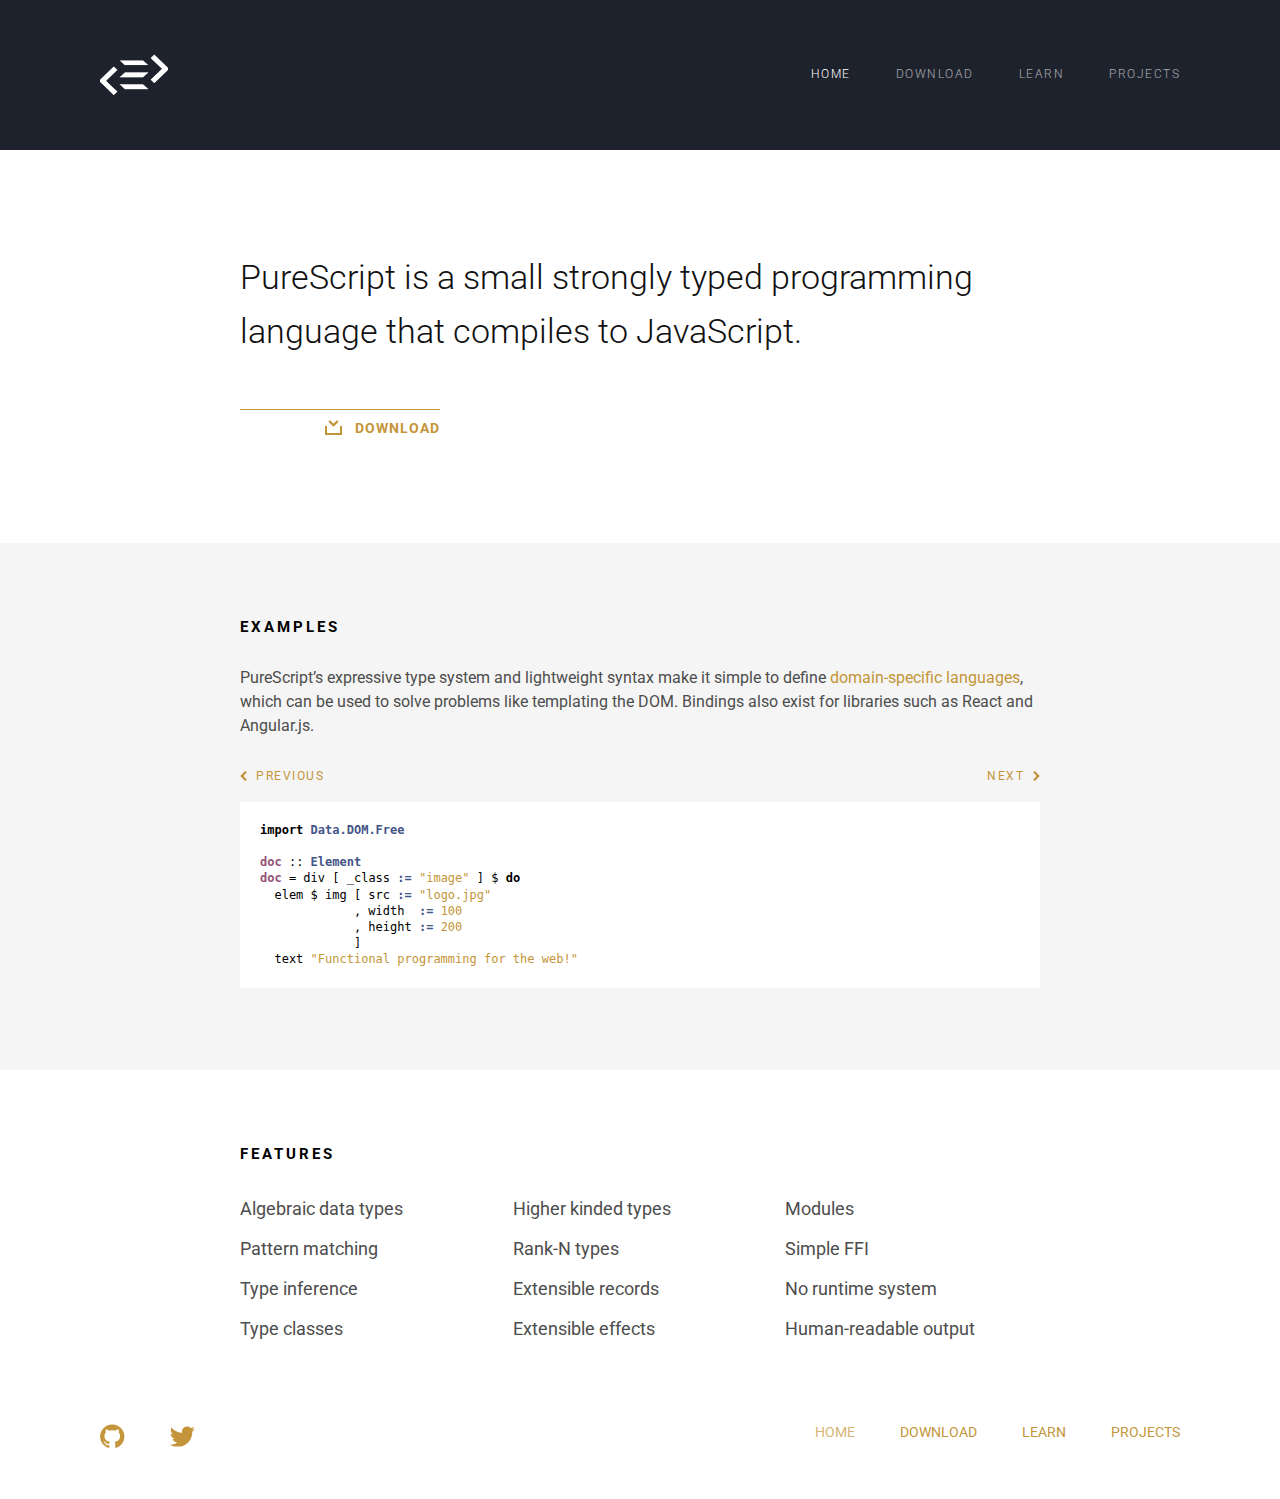
<file: index.html>
<!doctype html>
<html lang="en">
<head>

  <meta charset="utf-8"/>
  <meta name="viewport" content="width=device-width, initial-scale=1"/>

  <title>PureScript</title>

  <link rel="stylesheet" href="css/style.css"/>
  <link rel="stylesheet" href="//fonts.googleapis.com/css?family=Roboto:400,300,700"/>
  <!--[if lt IE 9]><script src="//cdnjs.cloudflare.com/ajax/libs/html5shiv/3.7.2/html5shiv.min.js"></script><![endif]-->

</head>

<body class="home">

  <script>document.body.className = "home hasJS";</script>

  <header>
    <div class="wrap">
      <h1><a href="/">PureScript</a></h1>
      <nav>
        <h2>Menu</h2>
        <ul>
          <li><a href="/" class="active">Home</a></li>
          <li><a href="download/">Download</a></li>
          <li><a href="learn/">Learn</a></li>
          <li><a href="projects/">Projects</a></li>
        </ul>
      </nav>
    </div>
  </header>

  <main>

    <section class="intro">
      <h2>PureScript is a small strongly typed programming language that compiles to JavaScript.</h2>
      <div class="link">
        <a href="download/">Download</a>
      </div>
    </section>

    <section class="example">
      <h3>Examples</h3>
      <div class="current example">
        <h4>Modifying the DOM</h4>
        <p>PureScript’s expressive type system and lightweight syntax make it simple to define <a href="https://leanpub.com/purescript/read#leanpub-auto-domain-specific-languages">domain-specific languages</a>, which can be used to solve problems like templating the DOM. Bindings also exist for libraries such as React and Angular.js.</p>
<pre>
<span class="kr">import</span> <span class="nn">Data.DOM.Free</span>
&nbsp;
<span class="nf">doc</span> :: <span class="kt">Element</span>
<span class="nf">doc</span> = div [ _class <span class="kt">:=</span> <span class="s">"image"</span> ] $ <span class="kr">do</span>
  elem $ img [ src <span class="kt">:=</span> <span class="s">"logo.jpg"</span>
             , width  <span class="kt">:=</span> <span class="mi">100</span>
             , height <span class="kt">:=</span> <span class="mi">200</span>
             ]
  text <span class="s">"Functional programming for the web!"</span></pre>
      </div>
      <div class="example">
	       <h4>HTML5 Canvas</h4>
         <p>Higher-order functions allow the developer to write fluent, expressive code. Here, higher-order functions are being used to capture some common patterns when <a href="https://leanpub.com/purescript/read#leanpub-auto-canvas-graphics">working with HTML5 canvas</a>, such as saving and restoring the context and drawing closed paths.</p>
<pre>
<span class="kr">import</span> <span class="nn">Control.Apply</span>

<span class="kr">import</span> <span class="nn">Graphics.Canvas</span> (<span class="nf">getCanvasElementById</span>, <span class="nf">getContext2D</span>)
<span class="kr">import</span> <span class="nn">Graphics.Canvas.Free</span>

<span class="nf">closed</span> path = beginPath *&gt; path &lt;* closePath

<span class="nf">filled</span> shape = shape &lt;* fill

<span class="nf">withContext</span> shape = save *&gt; shape &lt;* restore

<span class="nf">scene</span> :: <span class="kt">Graphics</span> <span class="kt">Unit</span>
<span class="nf">scene</span> = withContext <span class="kr">do</span>
  setFillStyle <span class="s">&quot;#FF0000&quot;</span>

  filled $ closed <span class="kr">do</span>
    moveTo <span class="mi">0</span> <span class="mi">0</span>
    lineTo <span class="mi">50</span> <span class="mi">0</span>
    lineTo <span class="mi">25</span> <span class="mi">50</span>

<span class="nf">main</span> = <span class="kr">do</span>
  canvas &lt;- getCanvasElementById <span class="s">&quot;canvas&quot;</span>
  context &lt;- getContext2D canvas

  runGraphics context scene</pre>
      </div>
      <div class="example">
        <h4>Callback Hell</h4>
        <p>The problem of <a href="https://leanpub.com/purescript/read#leanpub-auto-callback-hell">callback hell</a> can be solved by using PureScript’s type system to capture complex control flow as functions in a safe way. Here, the continuation monad is used to hide the boilerplate code associated with handling callbacks.</p>
<pre>
<span class="kr">import</span> <span class="nn">DOM</span>
<span class="kr">import</span> <span class="nn">Control.Monad.Eff</span>
<span class="kr">import</span> <span class="nn">Control.Monad.Cont.Trans</span>

<span class="kr">type</span> <span class="kt">App</span> = <span class="kt">Eff</span> (dom :: <span class="kt">DOM</span>, ajax :: <span class="kt">AJAX</span>)

<span class="kr">data</span> <span class="kt">Model</span> = <span class="kt">Model</span> [<span class="kt">Product</span>] [<span class="kt">ProductCategory</span>]

<span class="nf">loadModel</span> :: <span class="kt">ContT</span> <span class="kt">Unit</span> <span class="kt">App</span> <span class="kt">Model</span>
<span class="nf">loadModel</span> = <span class="kr">do</span>
  model &lt;- runParallel $
    <span class="kt">Model</span> &lt;$&gt; <span class="kt">Parallel</span> (get <span class="s">"/products/popular/"</span>)
          &lt;*&gt; <span class="kt">Parallel</span> (get <span class="s">"/categories/all"</span>)

<span class="nf">view</span> :: <span class="kt">Model</span> -&gt; <span class="kt">App</span> <span class="kt">Unit</span>
<span class="nf">view</span> (<span class="kt">Model</span> ps cs) = <span class="kr">do</span>
  renderProducts ps
  renderCategories cs

<span class="nf">main</span> :: <span class="kt">App</span> <span class="kt">Unit</span>
<span class="nf">main</span> = loadModel `runContT` view</pre>
      </div>
      <div class="example">
        <h4>Generative Testing</h4>
        <p>PureScript provides a form of ad-hoc polymorphism in the form of type classes, inspired by Haskell. Type classes are used in the QuickCheck and StrongCheck libraries to support <a href="https://leanpub.com/purescript/read#leanpub-auto-generative-testing">generative testing</a>, which separates test definitions from the generation of test cases.</p>
<pre>
<span class="kr">import</span> <span class="nn">Test.QuickCheck</span>

<span class="nf">main</span> = <span class="kr">do</span>
  quickCheck $ <span class="nf">\</span>xs ys -&gt;
    isSorted $ merge (sort xs) (sort ys)
  quickCheck $ <span class="nf">\</span>xs ys -&gt;
    xs `isSubarrayOf` merge xs ys</pre>
      </div>

    </section>

    <section class="features">
      <h3>Features</h3>
      <ul>
        <li>Algebraic data types</li>
        <li>Pattern matching</li>
        <li>Type inference</li>
        <li>Type classes</li>
        <li>Higher kinded types</li>
        <li>Rank-N types</li>
        <li>Extensible records</li>
        <li>Extensible effects</li>
        <li>Modules</li>
        <li>Simple FFI</li>
        <li>No runtime system</li>
        <li>Human-readable output</li>
      </ul>
    </section>

  </main>

  <footer>
    <nav>
      <ul>
        <li><a href="/" class="active">Home</a></li>
        <li><a href="download/">Download</a></li>
        <li><a href="learn/">Learn</a></li>
        <li><a href="projects/">Projects</a></li>
      </ul>
      <ul class="external">
        <li class="github"><a href="https://github.com/purescript/purescript" title="GitHub">GitHub</a></li>
        <li class="twitter"><a href="https://twitter.com/purescript" title="Twitter">Twitter</a></li>
      </ul>
    </nav>
  </footer>

  <script src="js/lib/zepto-1.1.4.min.js"></script>
  <script src="js/home.js"></script>
  <script>
    (function(i,s,o,g,r,a,m){i['GoogleAnalyticsObject']=r;i[r]=i[r]||function(){
    (i[r].q=i[r].q||[]).push(arguments)},i[r].l=1*new Date();a=s.createElement(o),
    m=s.getElementsByTagName(o)[0];a.async=1;a.src=g;m.parentNode.insertBefore(a,m)
    })(window,document,'script','//www.google-analytics.com/analytics.js','ga');

    ga('create', 'UA-56579671-1', 'auto');
    ga('send', 'pageview');

  </script>

</body>
</html>
</file>
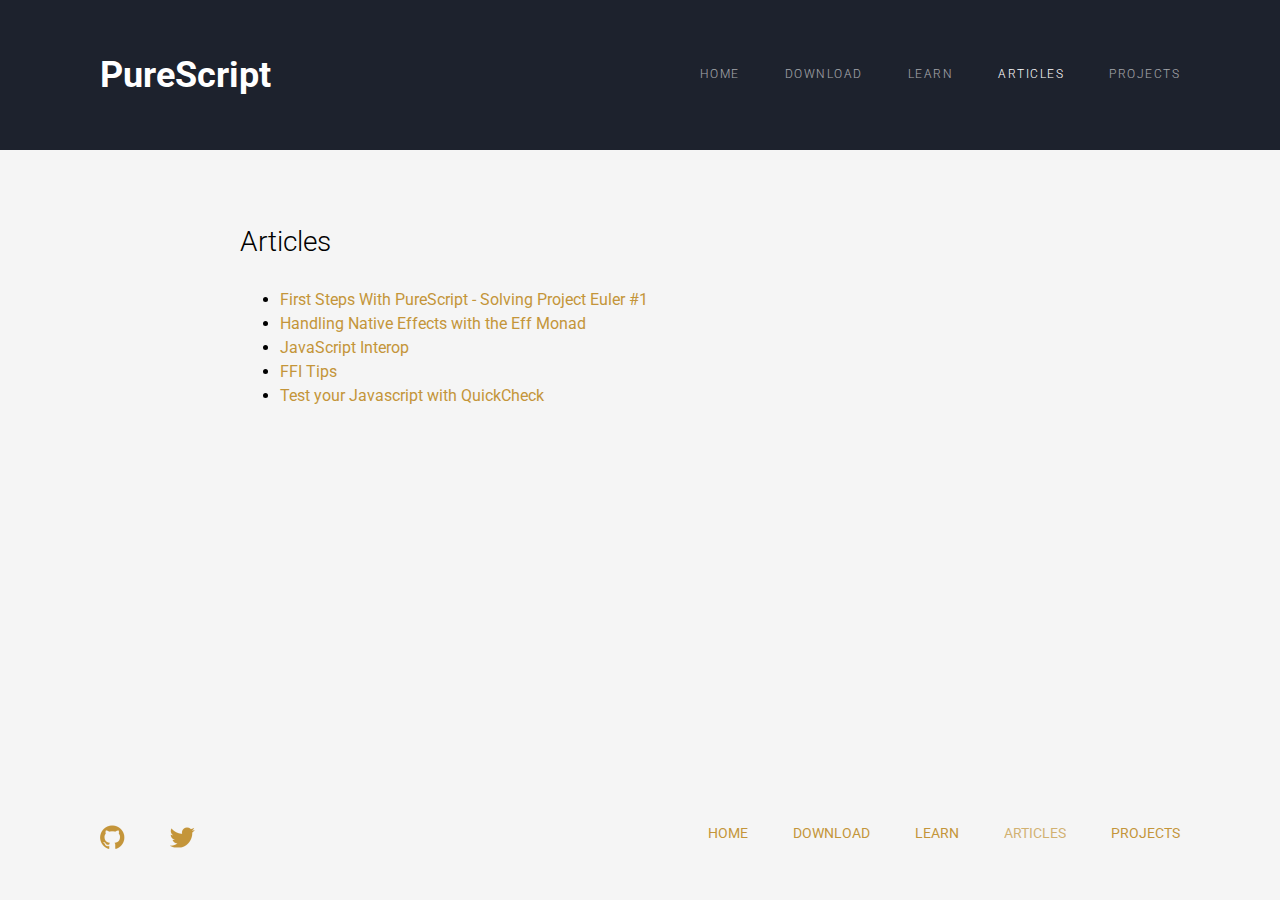
<file: articles/index.html>
<!doctype html>
<html lang="en">
<head>

  <meta charset="utf-8"/>
  <meta name="viewport" content="width=device-width, initial-scale=1"/>

  <title>PureScript – Articles</title>

  <link rel="stylesheet" href="../css/style.css"/>
  <link rel="stylesheet" href="//fonts.googleapis.com/css?family=Roboto:400,300,700"/>

</head>

<body>

  <header>
    <div class="wrap">
      <h1>PureScript</h1>
      <nav>
        <h2>Menu</h2>
        <ul>
          <li><a href="../">Home</a></li>
          <li><a href="../download/">Download</a></li>
          <li><a href="../learn/">Learn</a></li>
          <li><a href="../articles/" class="active">Articles</a></li>
          <li><a href="../projects/">Projects</a></li>
        </ul>
      </nav>
    </div>
  </header>

  <main>

    <section>

      <h2>Articles</h2>

      <ul>
        <li>
	  <a href="https://github.com/purescript/purescript/wiki/First-Steps-With-PureScript---Solving-Project-Euler-%231">First Steps With PureScript - Solving Project Euler #1</a>
        </li>
        <li>
	  <a href="https://github.com/purescript/purescript/wiki/Handling-Native-Effects-with-the-Eff-Monad">Handling Native Effects with the Eff Monad</a>
        </li>
        <li>
	  <a href="https://github.com/purescript/purescript/wiki/JavaScript-Interop">JavaScript Interop</a>
        </li>
        <li>
	  <a href="https://github.com/purescript/purescript/wiki/FFI-tips">FFI Tips</a>
        </li>
        <li>
	  <a href="https://github.com/purescript/purescript/wiki/Test-your-Javascript-with-QuickCheck">Test your Javascript with QuickCheck</a>
        </li>
      <ul>

    </section>

  </main>

  <footer>
    <nav>
      <ul>
        <li><a href="../">Home</a></li>
        <li><a href="../download/">Download</a></li>
        <li><a href="../learn/">Learn</a></li>
        <li><a href="../articles/" class="active">Articles</a></li>
        <li><a href="../projects/">Projects</a></li>
      </ul>
      <ul class="external">
        <li class="github"><a href="https://github.com/purescript/purescript" title="GitHub">GitHub</a></li>
        <li class="twitter"><a href="https://twitter.com/purescript" title="Twitter">Twitter</a></li>
      </ul>
    </nav>
  </footer>

  <script src="../js/lib/zepto-1.1.4.min.js"></script>
  <script src="../js/home.js"></script>
  <script>
    (function(i,s,o,g,r,a,m){i['GoogleAnalyticsObject']=r;i[r]=i[r]||function(){
    (i[r].q=i[r].q||[]).push(arguments)},i[r].l=1*new Date();a=s.createElement(o),
    m=s.getElementsByTagName(o)[0];a.async=1;a.src=g;m.parentNode.insertBefore(a,m)
    })(window,document,'script','//www.google-analytics.com/analytics.js','ga');

    ga('create', 'UA-56579671-1', 'auto');
    ga('send', 'pageview');

  </script>

</body>
</html>
</file>
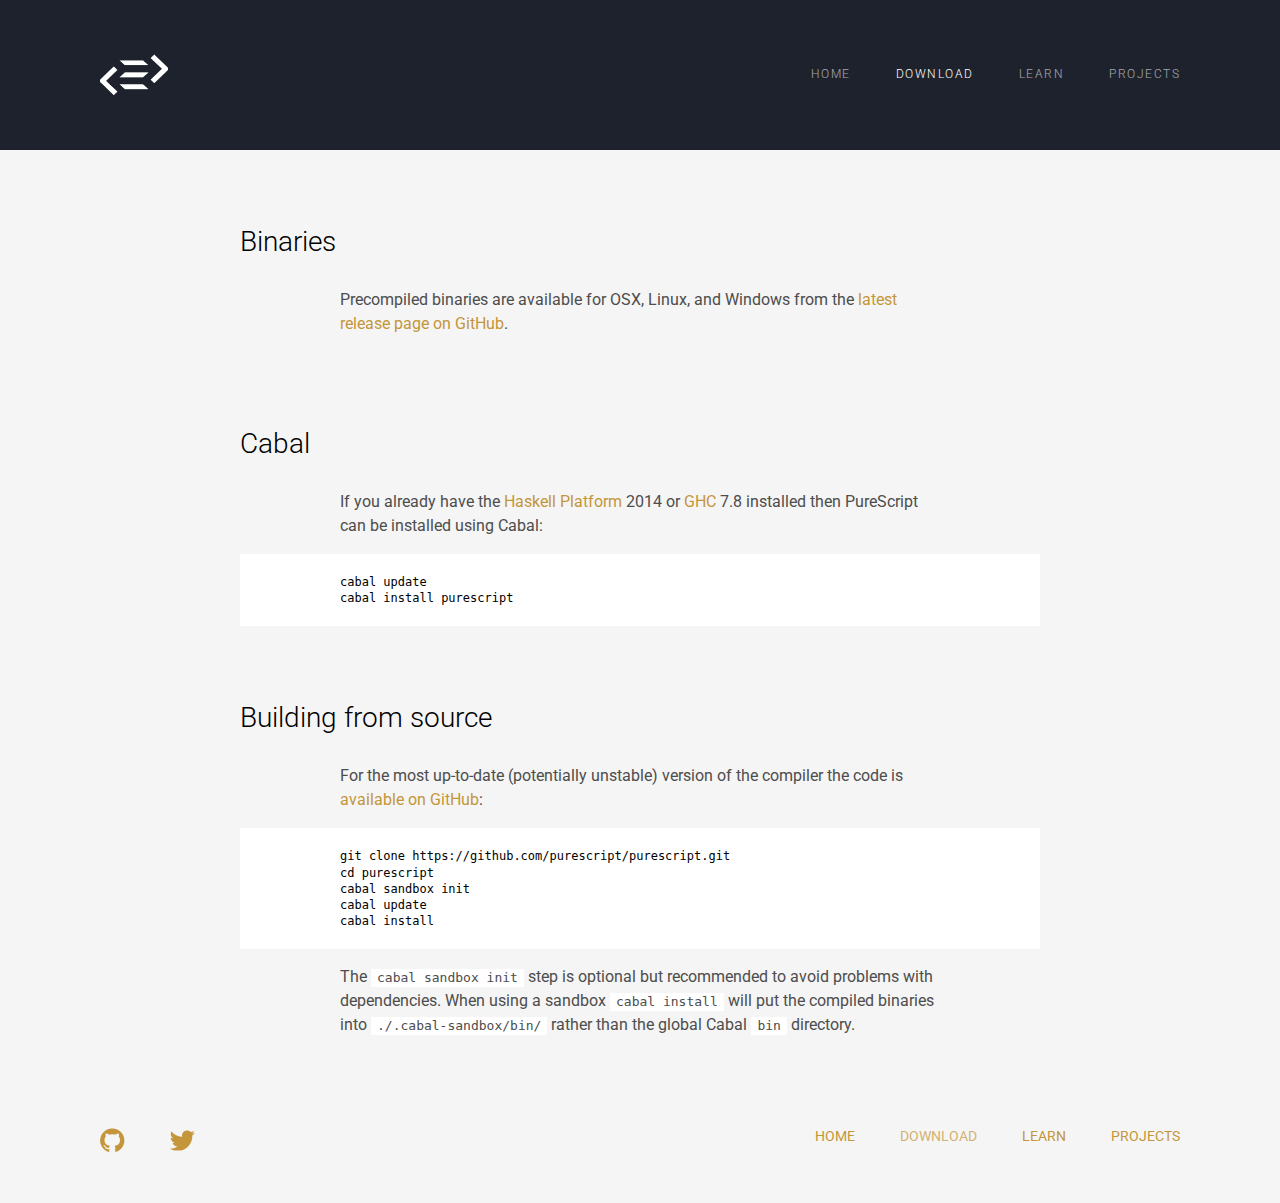
<file: download/index.html>
<!doctype html>
<html lang="en">
<head>

  <meta charset="utf-8"/>
  <meta name="viewport" content="width=device-width, initial-scale=1"/>

  <title>PureScript – Download</title>

  <link rel="stylesheet" href="../css/style.css"/>
  <link rel="stylesheet" href="//fonts.googleapis.com/css?family=Roboto:400,300,700"/>
  <!--[if lt IE 9]><script src="//cdnjs.cloudflare.com/ajax/libs/html5shiv/3.7.2/html5shiv.min.js"></script><![endif]-->

</head>

<body class="download">

  <header>
    <div class="wrap">
      <h1><a href="../">PureScript</a></h1>
      <nav>
        <h2>Menu</h2>
        <ul>
          <li><a href="../">Home</a></li>
          <li><a href="../download/" class="active">Download</a></li>
          <li><a href="../learn/">Learn</a></li>
          <li><a href="../projects/">Projects</a></li>
        </ul>
      </nav>
    </div>
  </header>

  <main>

    <section>

      <h2>Binaries</h2>

      <p>Precompiled binaries are available for OSX, Linux, and Windows from the <a href="https://github.com/purescript/purescript/releases/latest">latest release page on GitHub</a>.</p>

    </section>

    <section>

      <h2>Cabal</h2>

      <p>If you already have the <a href="https://www.haskell.org/platform">Haskell Platform</a> 2014 or <a href="https://www.haskell.org/ghc/">GHC</a> 7.8 installed then PureScript can be installed using Cabal:</p>

      <div class="codeblock">
<pre>
cabal update
cabal install purescript
</pre>
      </div>

    </section>

    <section>

      <h2>Building from source</h2>

      <p>For the most up-to-date (potentially unstable) version of the compiler the code is <a href="https://github.com/purescript/purescript">available on GitHub</a>:</p>

      <div class="codeblock">
<pre>
git clone https://github.com/purescript/purescript.git
cd purescript
cabal sandbox init
cabal update
cabal install
</pre>
      </div>

      <p>The <code>cabal sandbox init</code> step is optional but recommended to avoid problems with dependencies. When using a sandbox <code>cabal install</code> will put the compiled binaries into <code>./.cabal-sandbox/bin/</code> rather than the global Cabal <code>bin</code> directory.</p>

    </section>

  </main>

  <footer>
    <nav>
      <ul>
        <li><a href="../">Home</a></li>
        <li><a href="../download/" class="active">Download</a></li>
        <li><a href="../learn/">Learn</a></li>
        <li><a href="../projects/">Projects</a></li>
      </ul>
      <ul class="external">
        <li class="github"><a href="https://github.com/purescript/purescript" title="GitHub">GitHub</a></li>
        <li class="twitter"><a href="https://twitter.com/purescript" title="Twitter">Twitter</a></li>
      </ul>
    </nav>
  </footer>

  <script>
    (function(i,s,o,g,r,a,m){i['GoogleAnalyticsObject']=r;i[r]=i[r]||function(){
    (i[r].q=i[r].q||[]).push(arguments)},i[r].l=1*new Date();a=s.createElement(o),
    m=s.getElementsByTagName(o)[0];a.async=1;a.src=g;m.parentNode.insertBefore(a,m)
    })(window,document,'script','//www.google-analytics.com/analytics.js','ga');

    ga('create', 'UA-56579671-1', 'auto');
    ga('send', 'pageview');

  </script>

</body>
</html>
</file>
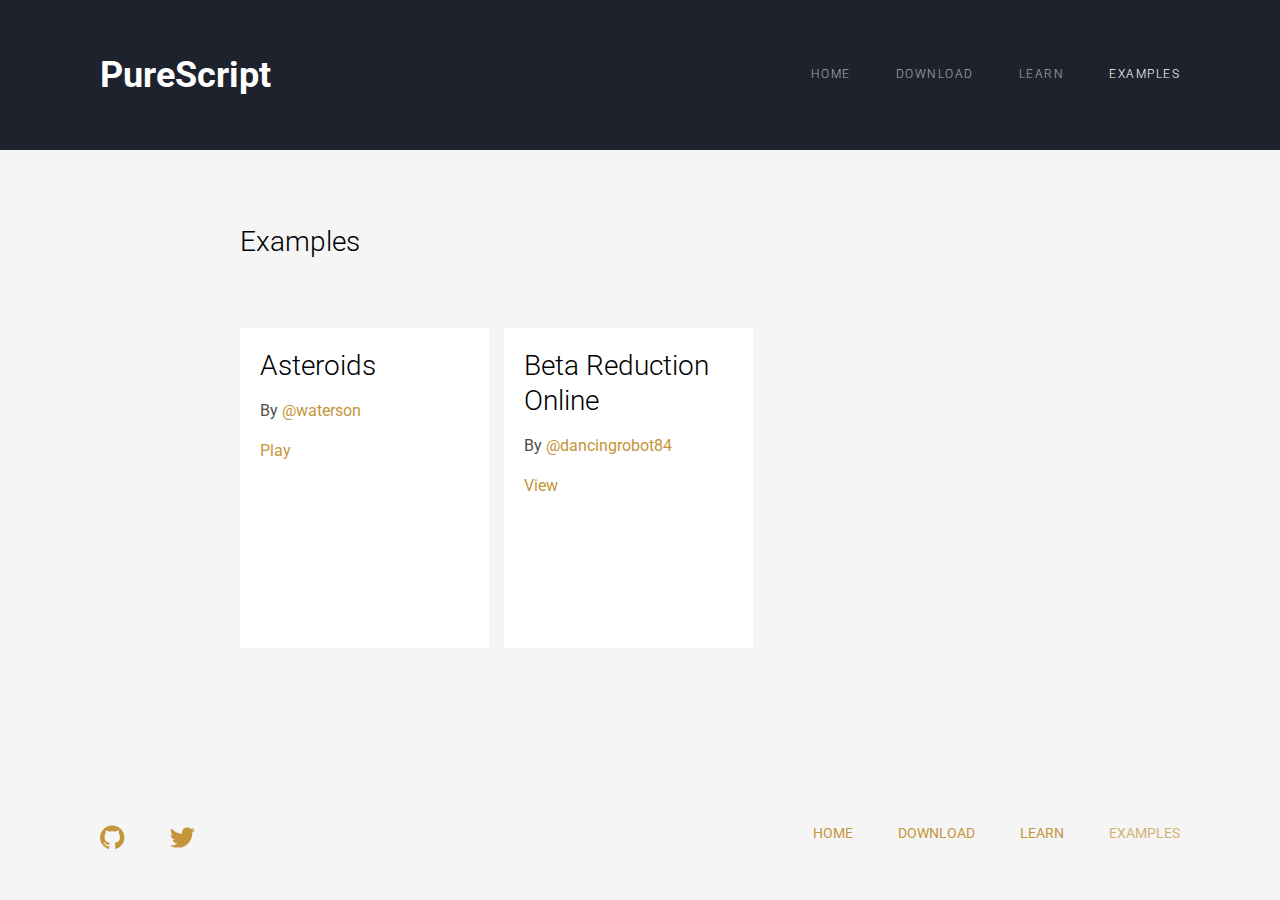
<file: examples/index.html>
<!doctype html>
<html lang="en">
<head>

  <meta charset="utf-8"/>
  <meta name="viewport" content="width=device-width, initial-scale=1"/>

  <title>PureScript – Examples</title>

  <link rel="stylesheet" href="../css/style.css"/>
  <link rel="stylesheet" href="//fonts.googleapis.com/css?family=Roboto:400,300,700"/>

</head>

<body>

  <header>
    <div class="wrap">
      <h1>PureScript</h1>
      <nav>
        <h2>Menu</h2>
        <ul>
          <li><a href="../">Home</a></li>
          <li><a href="../download/">Download</a></li>
          <li><a href="../learn/">Learn</a></li>
          <li><a href="../examples/" class="active">Examples</a></li>
        </ul>
      </nav>
    </div>
  </header>

  <main>

    <section>

      <h2>Examples</h2>

      <ul class="cards">
        <li>
          <h3>Asteroids</h3>
	  <p>By <a href="https://github.com/waterson">@waterson</a></p>
	  <a href="http://maubi.net/asteroids/">Play</a>
        </li>
        <li>
          <h3>Beta Reduction Online</h3>
	  <p>By <a href="https://github.com/dancingrobot84">@dancingrobot84</a></p>
	  <a href="http://bro-app.herokuapp.com/">View</a>
        </li>
      </ul>

    </section>

  </main>

  <footer>
    <nav>
      <ul>
        <li><a href="../">Home</a></li>
        <li><a href="../download/">Download</a></li>
        <li><a href="../learn/">Learn</a></li>
        <li><a href="../examples/" class="active">Examples</a></li>
      </ul>
      <ul class="external">
        <li class="github"><a href="https://github.com/purescript/purescript" title="GitHub">GitHub</a></li>
        <li class="twitter"><a href="https://twitter.com/purescript" title="Twitter">Twitter</a></li>
      </ul>
    </nav>
  </footer>

  <script src="../js/lib/zepto-1.1.4.min.js"></script>
  <script src="../js/home.js"></script>
  <script>
    (function(i,s,o,g,r,a,m){i['GoogleAnalyticsObject']=r;i[r]=i[r]||function(){
    (i[r].q=i[r].q||[]).push(arguments)},i[r].l=1*new Date();a=s.createElement(o),
    m=s.getElementsByTagName(o)[0];a.async=1;a.src=g;m.parentNode.insertBefore(a,m)
    })(window,document,'script','//www.google-analytics.com/analytics.js','ga');

    ga('create', 'UA-56579671-1', 'auto');
    ga('send', 'pageview');

  </script>

</body>
</html>
</file>
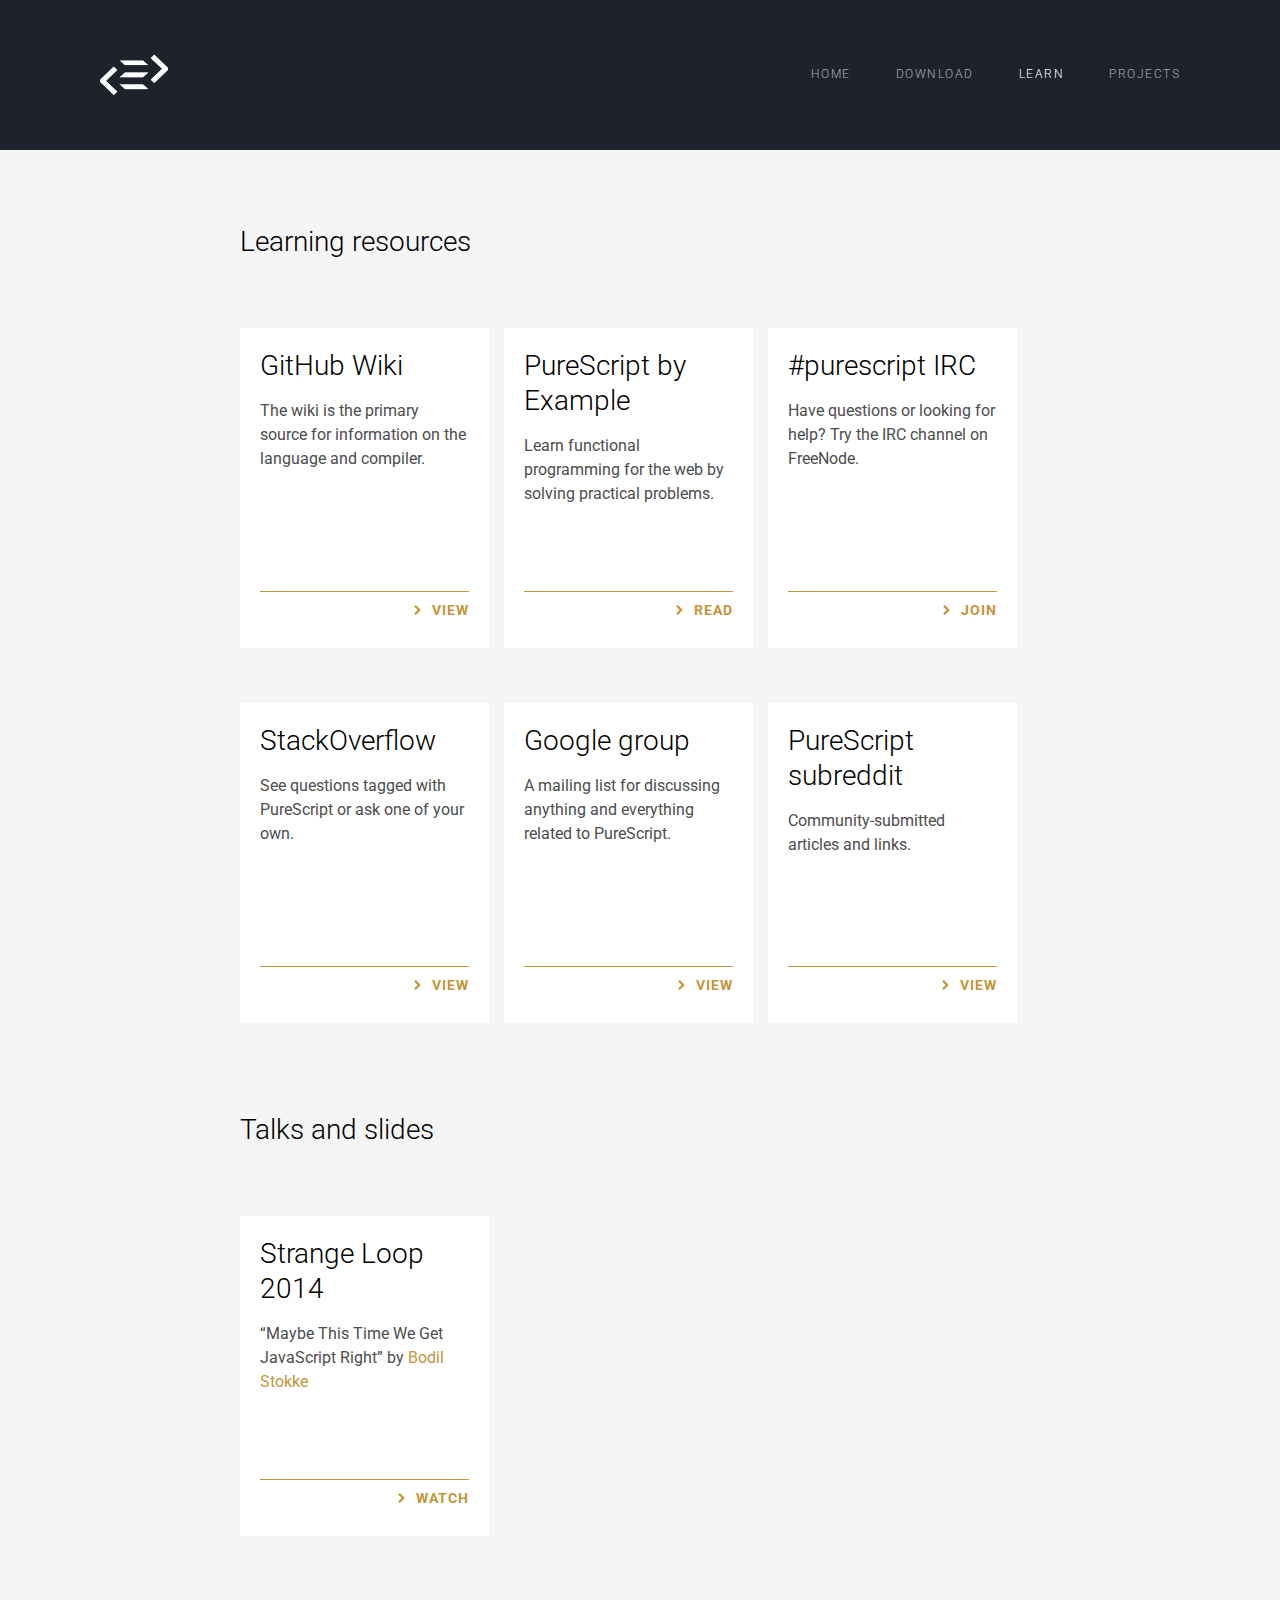
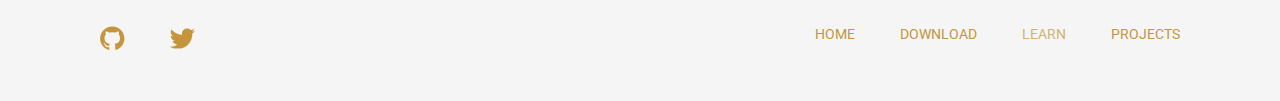
<file: learn/index.html>
<!doctype html>
<html lang="en">
<head>

  <meta charset="utf-8"/>
  <meta name="viewport" content="width=device-width, initial-scale=1"/>

  <title>PureScript – Learn</title>

  <link rel="stylesheet" href="../css/style.css"/>
  <link rel="stylesheet" href="//fonts.googleapis.com/css?family=Roboto:400,300,700"/>
  <!--[if lt IE 9]><script src="//cdnjs.cloudflare.com/ajax/libs/html5shiv/3.7.2/html5shiv.min.js"></script><![endif]-->

</head>

<body>

  <header>
    <div class="wrap">
      <h1><a href="../">PureScript</a></h1>
      <nav>
        <h2>Menu</h2>
        <ul>
          <li><a href="../">Home</a></li>
          <li><a href="../download/">Download</a></li>
          <li><a href="../learn/" class="active">Learn</a></li>
          <li><a href="../projects/">Projects</a></li>
        </ul>
      </nav>
    </div>
  </header>

  <main>

    <section>

      <h2>Learning resources</h2>

      <ul class="cards">
        <li>
          <h3>GitHub Wiki</h3>
          <p>The wiki is the primary source for information on the language and compiler.</p>
          <div class="link">
            <a href="https://github.com/purescript/purescript/wiki">View</a>
          </div>
        </li>
        <li>
          <h3>PureScript by Example</h3>
          <p>Learn functional programming for the web by solving practical problems.</p>
          <div class="link">
            <a href="https://leanpub.com/purescript/read">Read</a>
          </div>
        </li>
        <li>
          <h3>#purescript IRC</h3>
          <p>Have questions or looking for help? Try the IRC channel on FreeNode.</p>
          <div class="link">
            <a href="http://webchat.freenode.net/?channels=purescript">Join</a>
          </div>
        </li>
        <li>
          <h3>StackOverflow</h3>
          <p>See questions tagged with PureScript or ask one of your own.</p>
          <div class="link">
            <a href="http://stackoverflow.com/questions/tagged/purescript">View</a>
          </div>
        </li>
        <li>
          <h3>Google group</h3>
          <p>A mailing list for discussing anything and everything related to PureScript.</p>
          <div class="link">
            <a href="https://groups.google.com/group/purescript">View</a>
          </div>
        </li>
        <li>
          <h3>PureScript subreddit</h3>
          <p>Community-submitted articles and links.</p>
          <div class="link">
            <a href="http://www.reddit.com/r/purescript">View</a>
          </div>
        </li>
      </ul>

    </section>

    <section>

      <h2>Talks and slides</h2>

      <ul class="cards">
        <li>
          <h3>Strange Loop 2014</h3>
          <p>“Maybe This Time We Get JavaScript Right” by <a href="http://bodil.org">Bodil Stokke</a></p>
          <div class="link">
            <a href="http://www.youtube.com/watch?v=yIlDBPiMb0o">Watch</a>
          </div>
        </li>
      </ul>

    </section>

  </main>

  <footer>
    <nav>
      <ul>
        <li><a href="../">Home</a></li>
        <li><a href="../download/">Download</a></li>
        <li><a href="../learn/" class="active">Learn</a></li>
        <li><a href="../projects/">Projects</a></li>
      </ul>
      <ul class="external">
        <li class="github"><a href="https://github.com/purescript/purescript" title="GitHub">GitHub</a></li>
        <li class="twitter"><a href="https://twitter.com/purescript" title="Twitter">Twitter</a></li>
      </ul>
    </nav>
  </footer>

  <script>
    (function(i,s,o,g,r,a,m){i['GoogleAnalyticsObject']=r;i[r]=i[r]||function(){
    (i[r].q=i[r].q||[]).push(arguments)},i[r].l=1*new Date();a=s.createElement(o),
    m=s.getElementsByTagName(o)[0];a.async=1;a.src=g;m.parentNode.insertBefore(a,m)
    })(window,document,'script','//www.google-analytics.com/analytics.js','ga');

    ga('create', 'UA-56579671-1', 'auto');
    ga('send', 'pageview');

  </script>

</body>
</html>
</file>
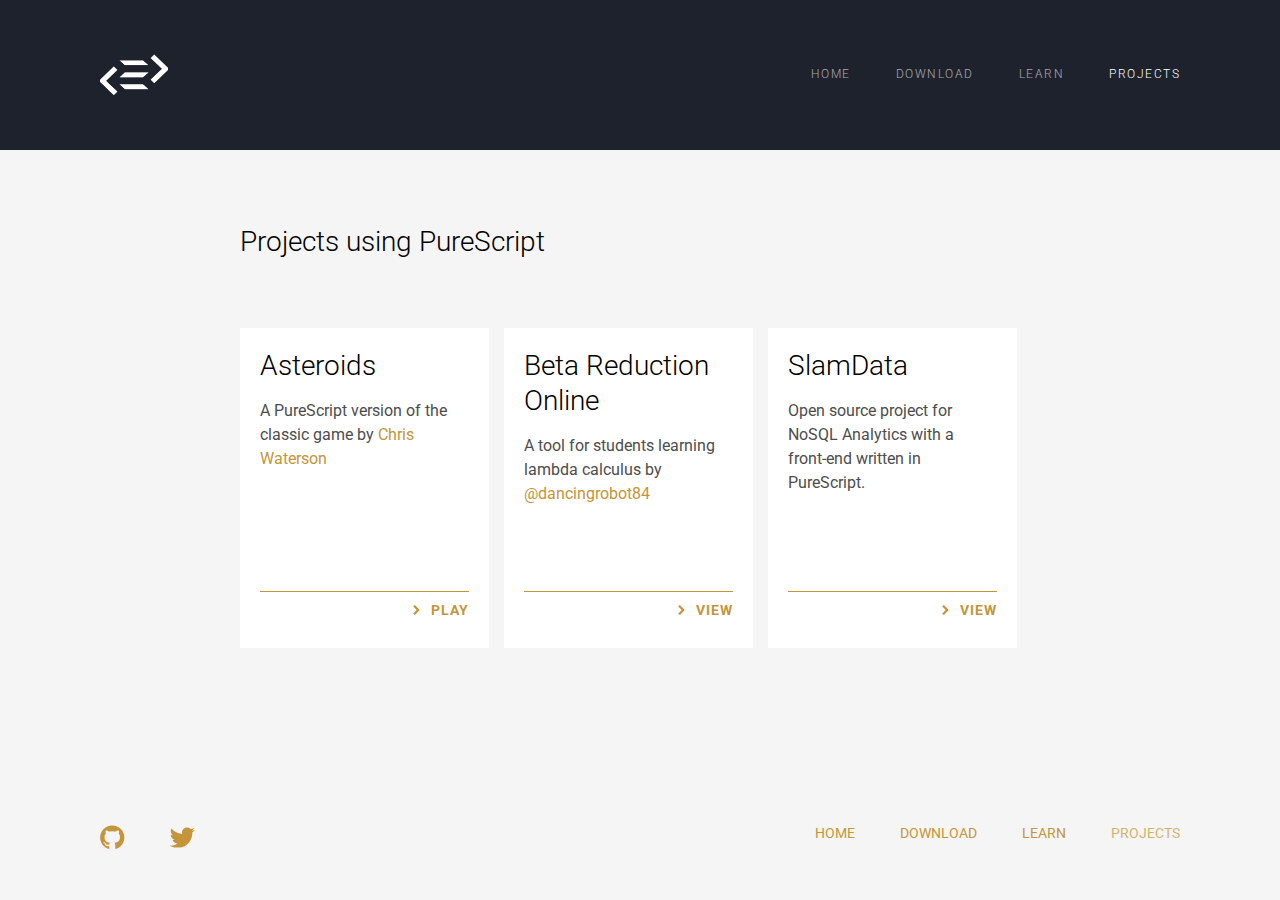
<file: projects/index.html>
<!doctype html>
<html lang="en">
<head>

  <meta charset="utf-8"/>
  <meta name="viewport" content="width=device-width, initial-scale=1"/>

  <title>PureScript – Examples</title>

  <link rel="stylesheet" href="../css/style.css"/>
  <link rel="stylesheet" href="//fonts.googleapis.com/css?family=Roboto:400,300,700"/>
  <!--[if lt IE 9]><script src="//cdnjs.cloudflare.com/ajax/libs/html5shiv/3.7.2/html5shiv.min.js"></script><![endif]-->

</head>

<body>

  <header>
    <div class="wrap">
      <h1><a href="../">PureScript</a></h1>
      <nav>
        <h2>Menu</h2>
        <ul>
          <li><a href="../">Home</a></li>
          <li><a href="../download/">Download</a></li>
          <li><a href="../learn/">Learn</a></li>
          <li><a href="../projects/" class="active">Projects</a></li>
        </ul>
      </nav>
    </div>
  </header>

  <main>

    <section>

      <h2>Projects using PureScript</h2>

      <ul class="cards">
        <li>
          <h3>Asteroids</h3>
          <p>A PureScript version of the classic game by <a href="https://github.com/waterson">Chris Waterson</a></p>
          <div class="link">
            <a href="http://maubi.net/asteroids/">Play</a>
          </div>
        </li>
        <li>
          <h3>Beta Reduction Online</h3>
          <p>A tool for students learning lambda calculus by <a href="https://github.com/dancingrobot84">@dancingrobot84</a></p>
          <div class="link">
            <a href="http://bro-app.herokuapp.com/">View</a>
          </div>
        </li>
        <li>
          <h3>SlamData</h3>
          <p>Open source project for NoSQL Analytics with a front&#8209;end written in PureScript.</p>
          <div class="link">
            <a href="http://slamdata.com">View</a>
          </div>
        </li>
      </ul>

    </section>

  </main>

  <footer>
    <nav>
      <ul>
        <li><a href="../">Home</a></li>
        <li><a href="../download/">Download</a></li>
        <li><a href="../learn/">Learn</a></li>
        <li><a href="../projects/" class="active">Projects</a></li>
      </ul>
      <ul class="external">
        <li class="github"><a href="https://github.com/purescript/purescript" title="GitHub">GitHub</a></li>
        <li class="twitter"><a href="https://twitter.com/purescript" title="Twitter">Twitter</a></li>
      </ul>
    </nav>
  </footer>

  <script>
    (function(i,s,o,g,r,a,m){i['GoogleAnalyticsObject']=r;i[r]=i[r]||function(){
    (i[r].q=i[r].q||[]).push(arguments)},i[r].l=1*new Date();a=s.createElement(o),
    m=s.getElementsByTagName(o)[0];a.async=1;a.src=g;m.parentNode.insertBefore(a,m)
    })(window,document,'script','//www.google-analytics.com/analytics.js','ga');

    ga('create', 'UA-56579671-1', 'auto');
    ga('send', 'pageview');

  </script>

</body>
</html>
</file>
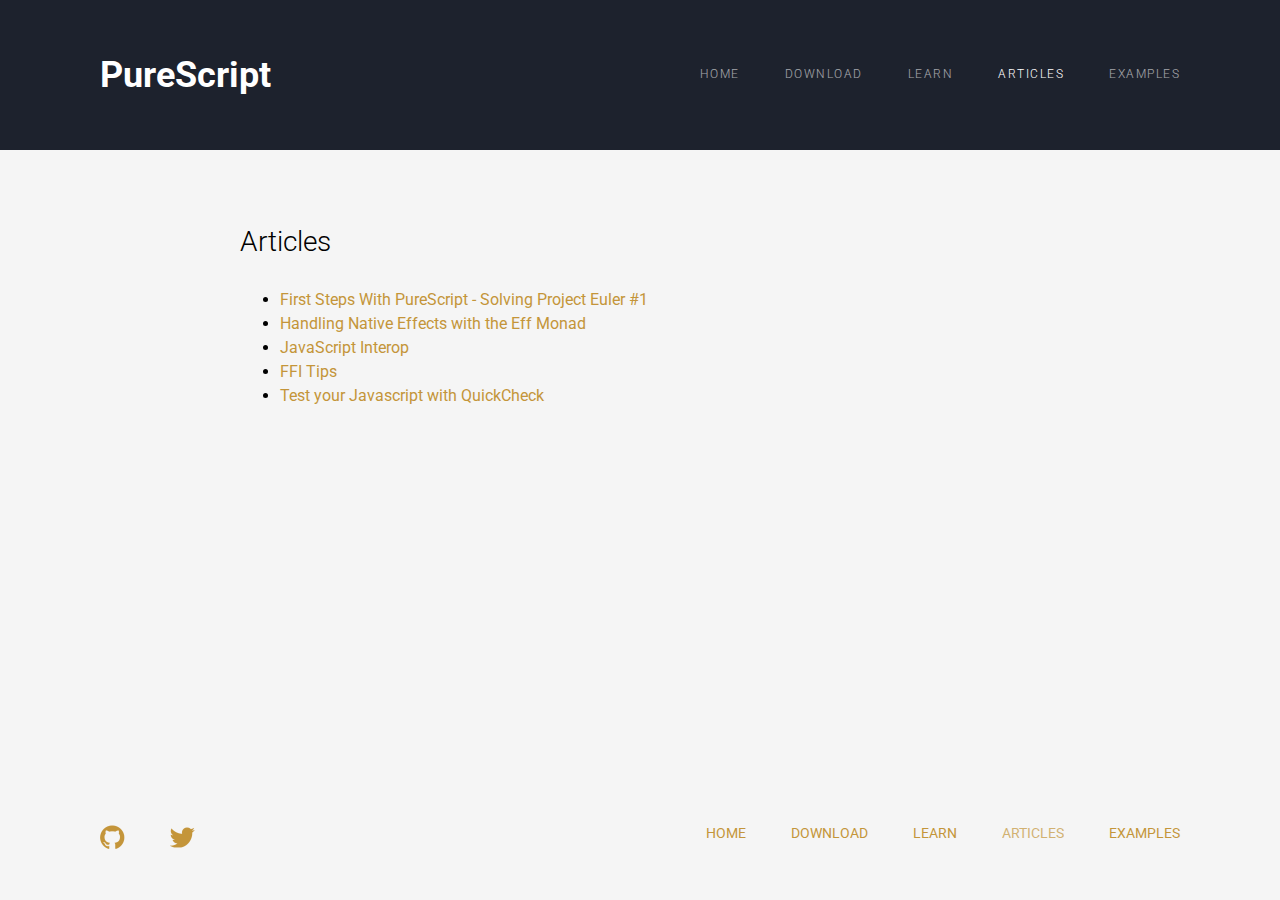
<file: articles.html>
<!doctype html>
<html lang="en">
<head>

  <meta charset="utf-8"/>
  <meta name="viewport" content="width=device-width, initial-scale=1"/>

  <title>PureScript – Articles</title>

  <link rel="stylesheet" href="css/style.css"/>
  <link rel="stylesheet" href="http://fonts.googleapis.com/css?family=Roboto:400,300,700"/>

</head>

<body>

  <header>
    <div class="wrap">
      <h1>PureScript</h1>
      <nav>
        <h2>Menu</h2>
        <ul>
          <li><a href="index.html">Home</a></li>
          <li><a href="download.html">Download</a></li>
          <li><a href="learn.html">Learn</a></li>
          <li><a href="articles.html" class="active">Articles</a></li>
          <li><a href="examples.html">Examples</a></li>
        </ul>
      </nav>
    </div>
  </header>

  <main>

    <section>

      <h2>Articles</h2>

      <ul>
        <li>
	  <a href="https://github.com/purescript/purescript/wiki/First-Steps-With-PureScript---Solving-Project-Euler-%231">First Steps With PureScript - Solving Project Euler #1</a>
        </li>
        <li>
	  <a href="https://github.com/purescript/purescript/wiki/Handling-Native-Effects-with-the-Eff-Monad">Handling Native Effects with the Eff Monad</a>
        </li>
        <li>
	  <a href="https://github.com/purescript/purescript/wiki/JavaScript-Interop">JavaScript Interop</a>
        </li>
        <li>
	  <a href="https://github.com/purescript/purescript/wiki/FFI-tips">FFI Tips</a>
        </li>
        <li>
	  <a href="https://github.com/purescript/purescript/wiki/Test-your-Javascript-with-QuickCheck">Test your Javascript with QuickCheck</a>
        </li>
      <ul>

    </section>

  </main>

  <footer>
    <nav>
      <ul>
        <li><a href="index.html">Home</a></li>
        <li><a href="download.html">Download</a></li>
        <li><a href="learn.html">Learn</a></li>
        <li><a href="articles.html" class="active">Articles</a></li>
        <li><a href="examples.html">Examples</a></li>
      </ul>
      <ul class="external">
        <li class="github"><a href="https://github.com/purescript/purescript" title="GitHub">GitHub</a></li>
        <li class="twitter"><a href="https://twitter.com/purescript" title="Twitter">Twitter</a></li>
      </ul>
    </nav>
  </footer>

  <script src="js/lib/zepto-1.1.4.min.js"></script>
  <script src="js/home.js"></script>

</body>
</html>
</file>
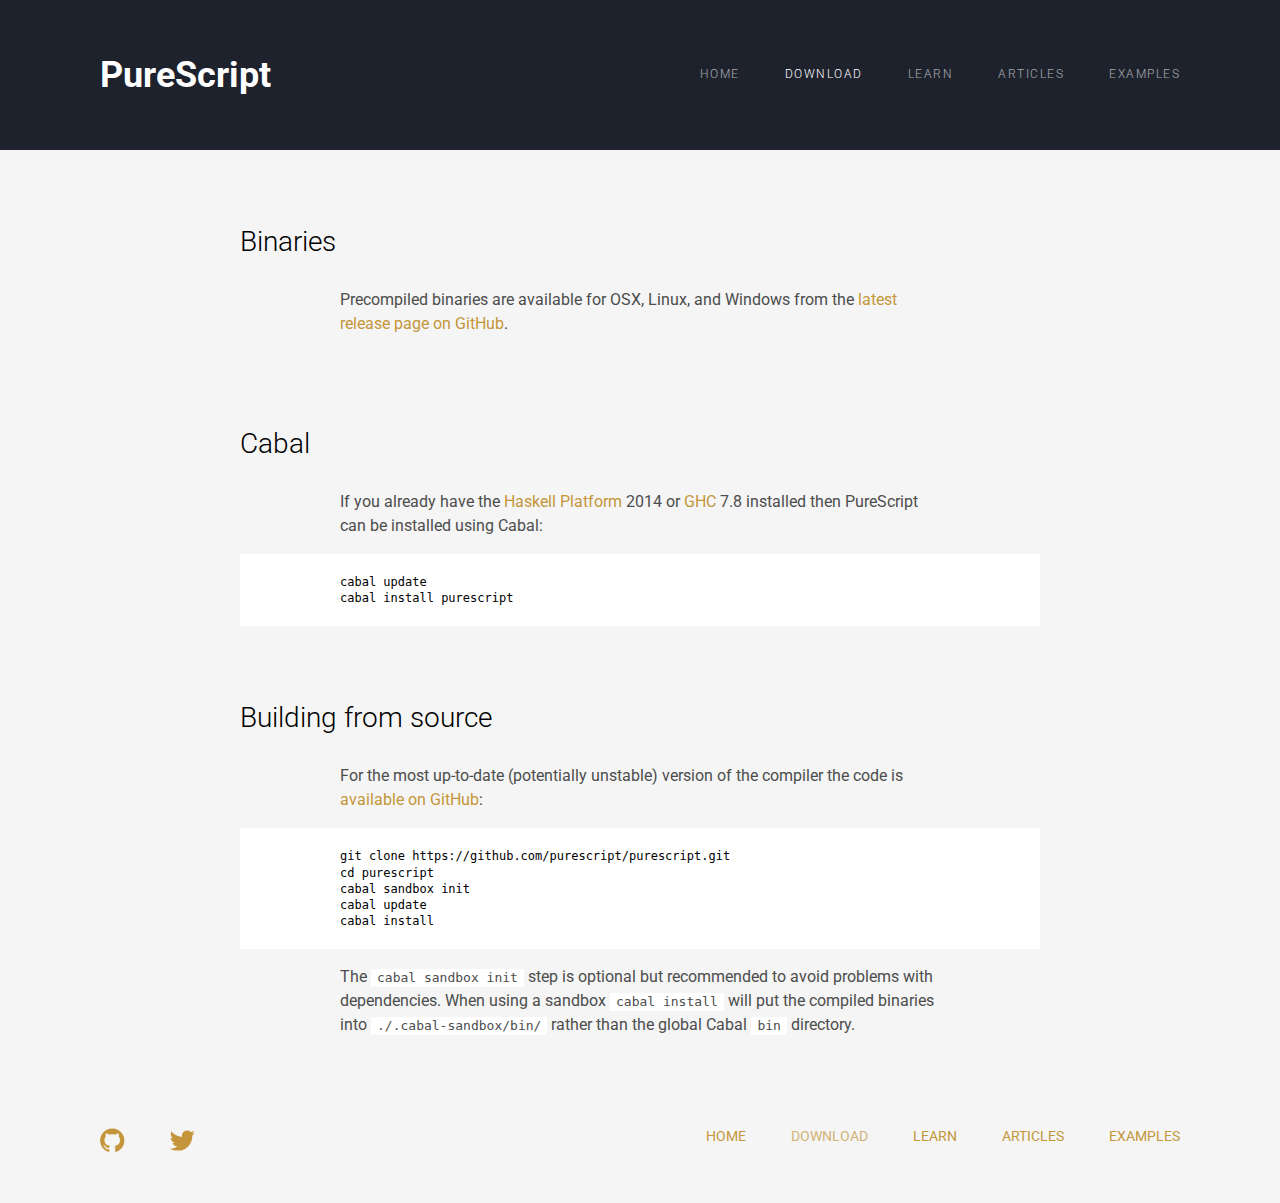
<file: download.html>
<!doctype html>
<html lang="en">
<head>

  <meta charset="utf-8"/>
  <meta name="viewport" content="width=device-width, initial-scale=1"/>

  <title>PureScript – Download</title>

  <link rel="stylesheet" href="css/style.css"/>
  <link rel="stylesheet" href="http://fonts.googleapis.com/css?family=Roboto:400,300,700"/>

</head>

<body class="download">

  <header>
    <div class="wrap">
      <h1>PureScript</h1>
      <nav>
        <h2>Menu</h2>
        <ul>
          <li><a href="index.html">Home</a></li>
          <li><a href="download.html" class="active">Download</a></li>
          <li><a href="learn.html">Learn</a></li>
          <li><a href="articles.html">Articles</a></li>
          <li><a href="examples.html">Examples</a></li>
        </ul>
      </nav>
    </div>
  </header>

  <main>

    <section>

      <h2>Binaries</h2>

      <p>Precompiled binaries are available for OSX, Linux, and Windows from the <a href="https://github.com/purescript/purescript/releases/latest">latest release page on GitHub</a>.</p>

    </section>

    <section>

      <h2>Cabal</h2>

      <p>If you already have the <a href="https://www.haskell.org/platform">Haskell Platform</a> 2014 or <a href="https://www.haskell.org/ghc/">GHC</a> 7.8 installed then PureScript can be installed using Cabal:</p>

      <div class="codeblock">
<pre>
cabal update
cabal install purescript
</pre>
      </div>

    </section>

    <section>

      <h2>Building from source</h2>

      <p>For the most up-to-date (potentially unstable) version of the compiler the code is <a href="https://github.com/purescript/purescript">available on GitHub</a>:</p>

      <div class="codeblock">
<pre>
git clone https://github.com/purescript/purescript.git
cd purescript
cabal sandbox init
cabal update
cabal install
</pre>
      </div>

      <p>The <code>cabal sandbox init</code> step is optional but recommended to avoid problems with dependencies. When using a sandbox <code>cabal install</code> will put the compiled binaries into <code>./.cabal-sandbox/bin/</code> rather than the global Cabal <code>bin</code> directory.</p>

    </section>

  </main>

  <footer>
    <nav>
      <ul>
        <li><a href="index.html">Home</a></li>
        <li><a href="download.html" class="active">Download</a></li>
        <li><a href="learn.html">Learn</a></li>
        <li><a href="articles.html">Articles</a></li>
        <li><a href="examples.html">Examples</a></li>
      </ul>
      <ul class="external">
        <li class="github"><a href="https://github.com/purescript/purescript" title="GitHub">GitHub</a></li>
        <li class="twitter"><a href="https://twitter.com/purescript" title="Twitter">Twitter</a></li>
      </ul>
    </nav>
  </footer>

  <script src="js/lib/zepto-1.1.4.min.js"></script>
  <script src="js/home.js"></script>

</body>
</html>
</file>
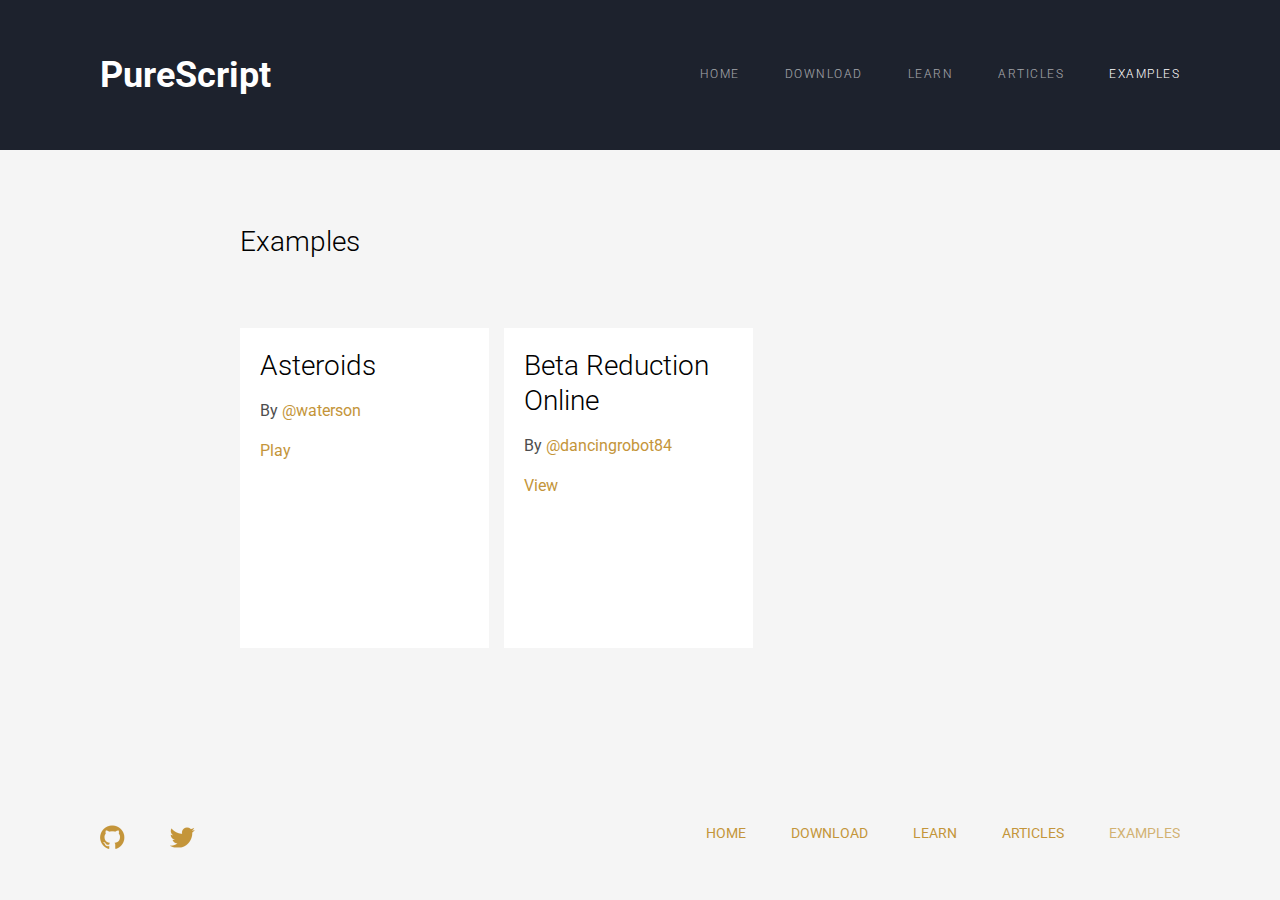
<file: examples.html>
<!doctype html>
<html lang="en">
<head>

  <meta charset="utf-8"/>
  <meta name="viewport" content="width=device-width, initial-scale=1"/>

  <title>PureScript – Examples</title>

  <link rel="stylesheet" href="css/style.css"/>
  <link rel="stylesheet" href="http://fonts.googleapis.com/css?family=Roboto:400,300,700"/>

</head>

<body>

  <header>
    <div class="wrap">
      <h1>PureScript</h1>
      <nav>
        <h2>Menu</h2>
        <ul>
          <li><a href="index.html">Home</a></li>
          <li><a href="download.html">Download</a></li>
          <li><a href="learn.html">Learn</a></li>
          <li><a href="articles.html">Articles</a></li>
          <li><a href="examples.html" class="active">Examples</a></li>
        </ul>
      </nav>
    </div>
  </header>

  <main>

    <section>

      <h2>Examples</h2>

      <ul class="cards">
        <li>
          <h3>Asteroids</h3>
	  <p>By <a href="https://github.com/waterson">@waterson</a></p>
	  <a href="http://maubi.net/asteroids/">Play</a>
        </li>
        <li>
          <h3>Beta Reduction Online</h3>
	  <p>By <a href="https://github.com/dancingrobot84">@dancingrobot84</a></p>
	  <a href="http://bro-app.herokuapp.com/">View</a>
        </li>
      </ul>

    </section>

  </main>

  <footer>
    <nav>
      <ul>
        <li><a href="index.html">Home</a></li>
        <li><a href="download.html">Download</a></li>
        <li><a href="learn.html">Learn</a></li>
        <li><a href="articles.html">Articles</a></li>
        <li><a href="examples.html" class="active">Examples</a></li>
      </ul>
      <ul class="external">
        <li class="github"><a href="https://github.com/purescript/purescript" title="GitHub">GitHub</a></li>
        <li class="twitter"><a href="https://twitter.com/purescript" title="Twitter">Twitter</a></li>
      </ul>
    </nav>
  </footer>

  <script src="js/lib/zepto-1.1.4.min.js"></script>
  <script src="js/home.js"></script>

</body>
</html>
</file>
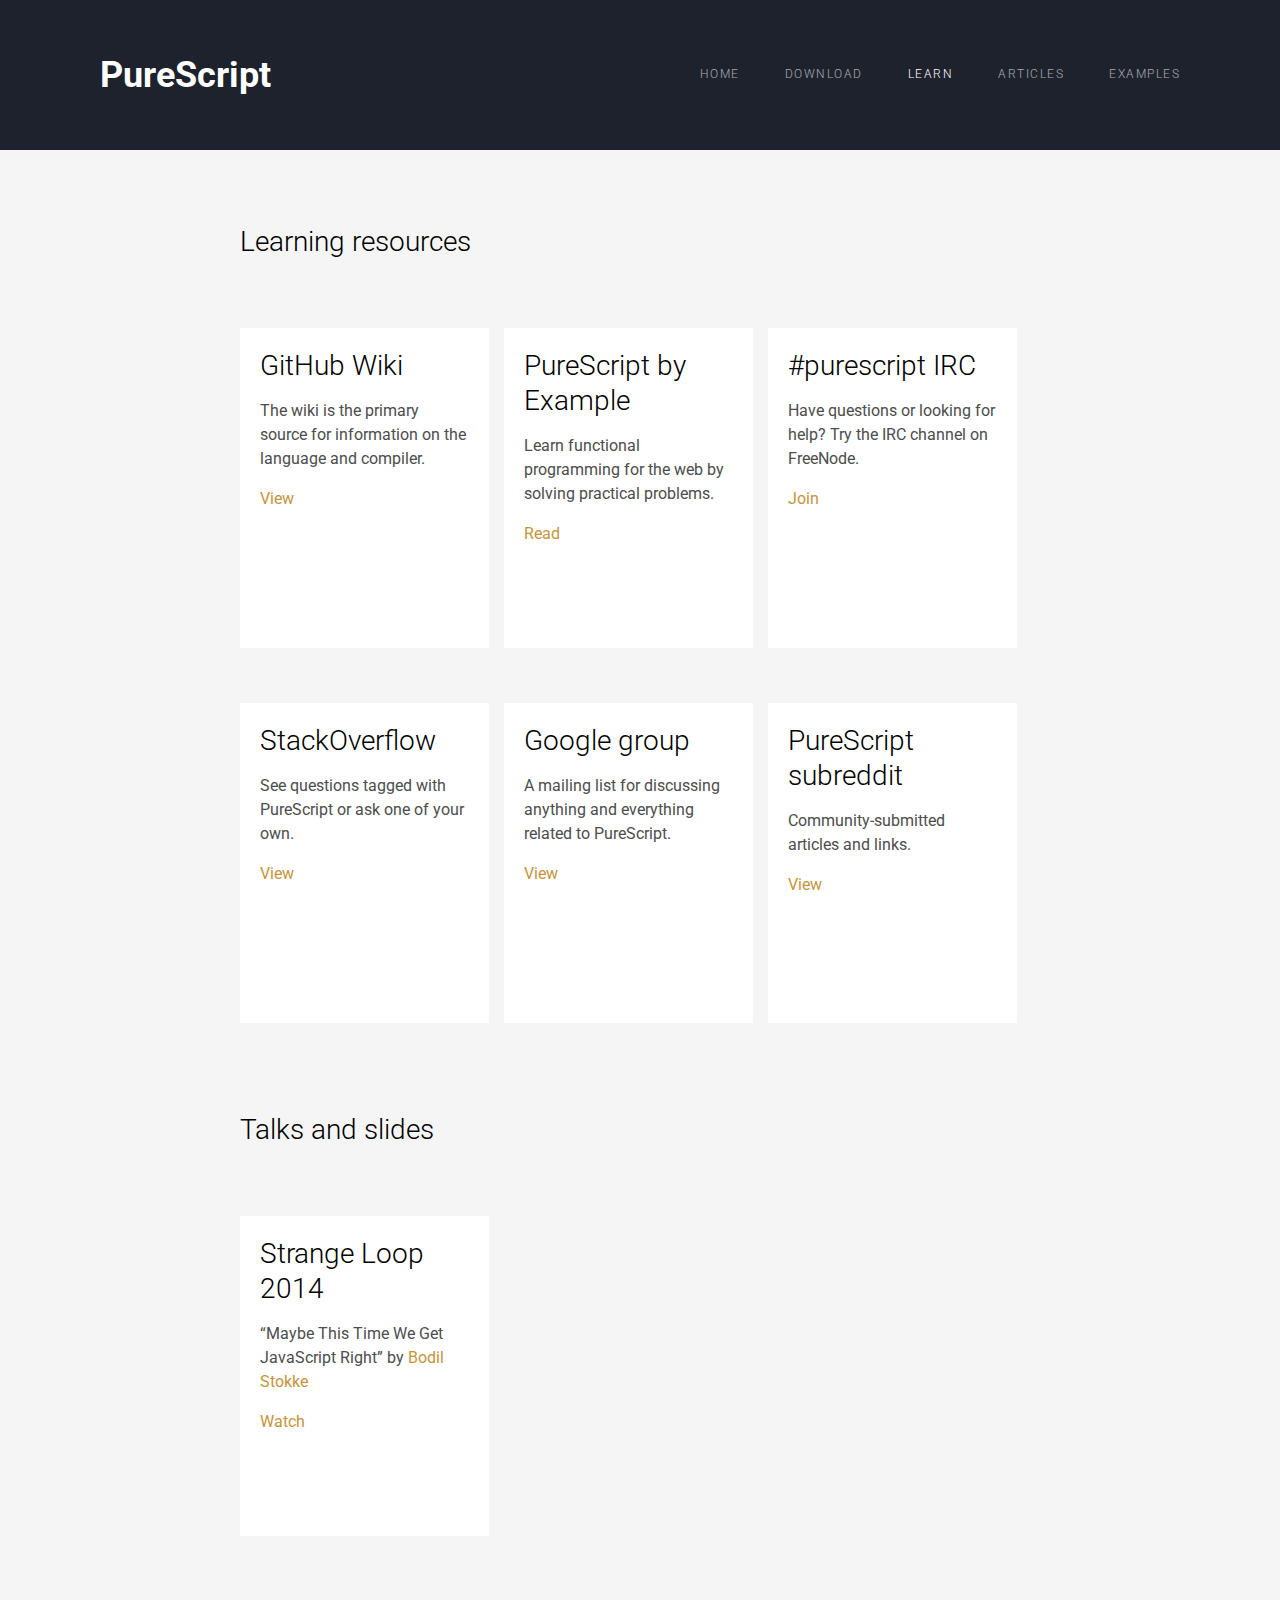
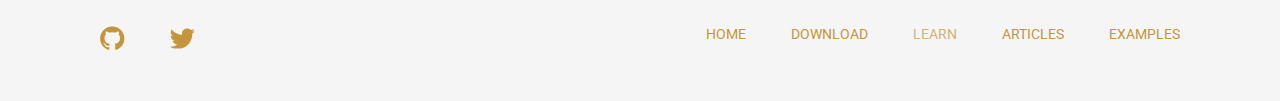
<file: learn.html>
<!doctype html>
<html lang="en">
<head>

  <meta charset="utf-8"/>
  <meta name="viewport" content="width=device-width, initial-scale=1"/>

  <title>PureScript – Learn</title>

  <link rel="stylesheet" href="css/style.css"/>
  <link rel="stylesheet" href="http://fonts.googleapis.com/css?family=Roboto:400,300,700"/>

</head>

<body>

  <header>
    <div class="wrap">
      <h1>PureScript</h1>
      <nav>
        <h2>Menu</h2>
        <ul>
          <li><a href="index.html">Home</a></li>
          <li><a href="download.html">Download</a></li>
          <li><a href="learn.html" class="active">Learn</a></li>
          <li><a href="articles.html">Articles</a></li>
          <li><a href="examples.html">Examples</a></li>
        </ul>
      </nav>
    </div>
  </header>

  <main>

    <section>

      <h2>Learning resources</h2>

      <ul class="cards">
        <li>
          <h3>GitHub Wiki</h3>
          <p>The wiki is the primary source for information on the language and compiler.</p>
          <a href="https://github.com/purescript/purescript/wiki">View</a>
        </li>
        <li>
          <h3>PureScript by Example</h3>
          <p>Learn functional programming for the web by solving practical problems.</p>
          <a href="https://leanpub.com/purescript/read">Read</a>
        </li>
        <li>
          <h3>#purescript IRC</h3>
          <p>Have questions or looking for help? Try the IRC channel on FreeNode.</p>
          <a href="http://webchat.freenode.net/?channels=purescript">Join</a>
        </li>
        <li>
          <h3>StackOverflow</h3>
          <p>See questions tagged with PureScript or ask one of your own.</p>
          <a href="http://stackoverflow.com/questions/tagged/purescript">View</a>
        </li>
        <li>
          <h3>Google group</h3>
          <p>A mailing list for discussing anything and everything related to PureScript.</p>
          <a href="https://groups.google.com/group/purescript">View</a>
        </li>
        <li>
          <h3>PureScript subreddit</h3>
          <p>Community-submitted articles and links.</p>
          <a href="http://www.reddit.com/r/purescript">View</a>
        </li>
      </ul>

    </section>

    <section>

      <h2>Talks and slides</h2>

      <ul class="cards">
        <li>
          <h3>Strange Loop 2014</h3>
          <p>“Maybe This Time We Get JavaScript Right” by <a href="http://bodil.org">Bodil Stokke</a></p>
          <a href="http://www.youtube.com/watch?v=yIlDBPiMb0o">Watch</a>
        </li>
      </ul>

    </section>

  </main>

  <footer>
    <nav>
      <ul>
        <li><a href="index.html">Home</a></li>
        <li><a href="download.html">Download</a></li>
        <li><a href="learn.html" class="active">Learn</a></li>
        <li><a href="articles.html">Articles</a></li>
        <li><a href="examples.html">Examples</a></li>
      </ul>
      <ul class="external">
        <li class="github"><a href="https://github.com/purescript/purescript" title="GitHub">GitHub</a></li>
        <li class="twitter"><a href="https://twitter.com/purescript" title="Twitter">Twitter</a></li>
      </ul>
    </nav>
  </footer>

  <script src="js/lib/zepto-1.1.4.min.js"></script>
  <script src="js/home.js"></script>

</body>
</html>
</file>
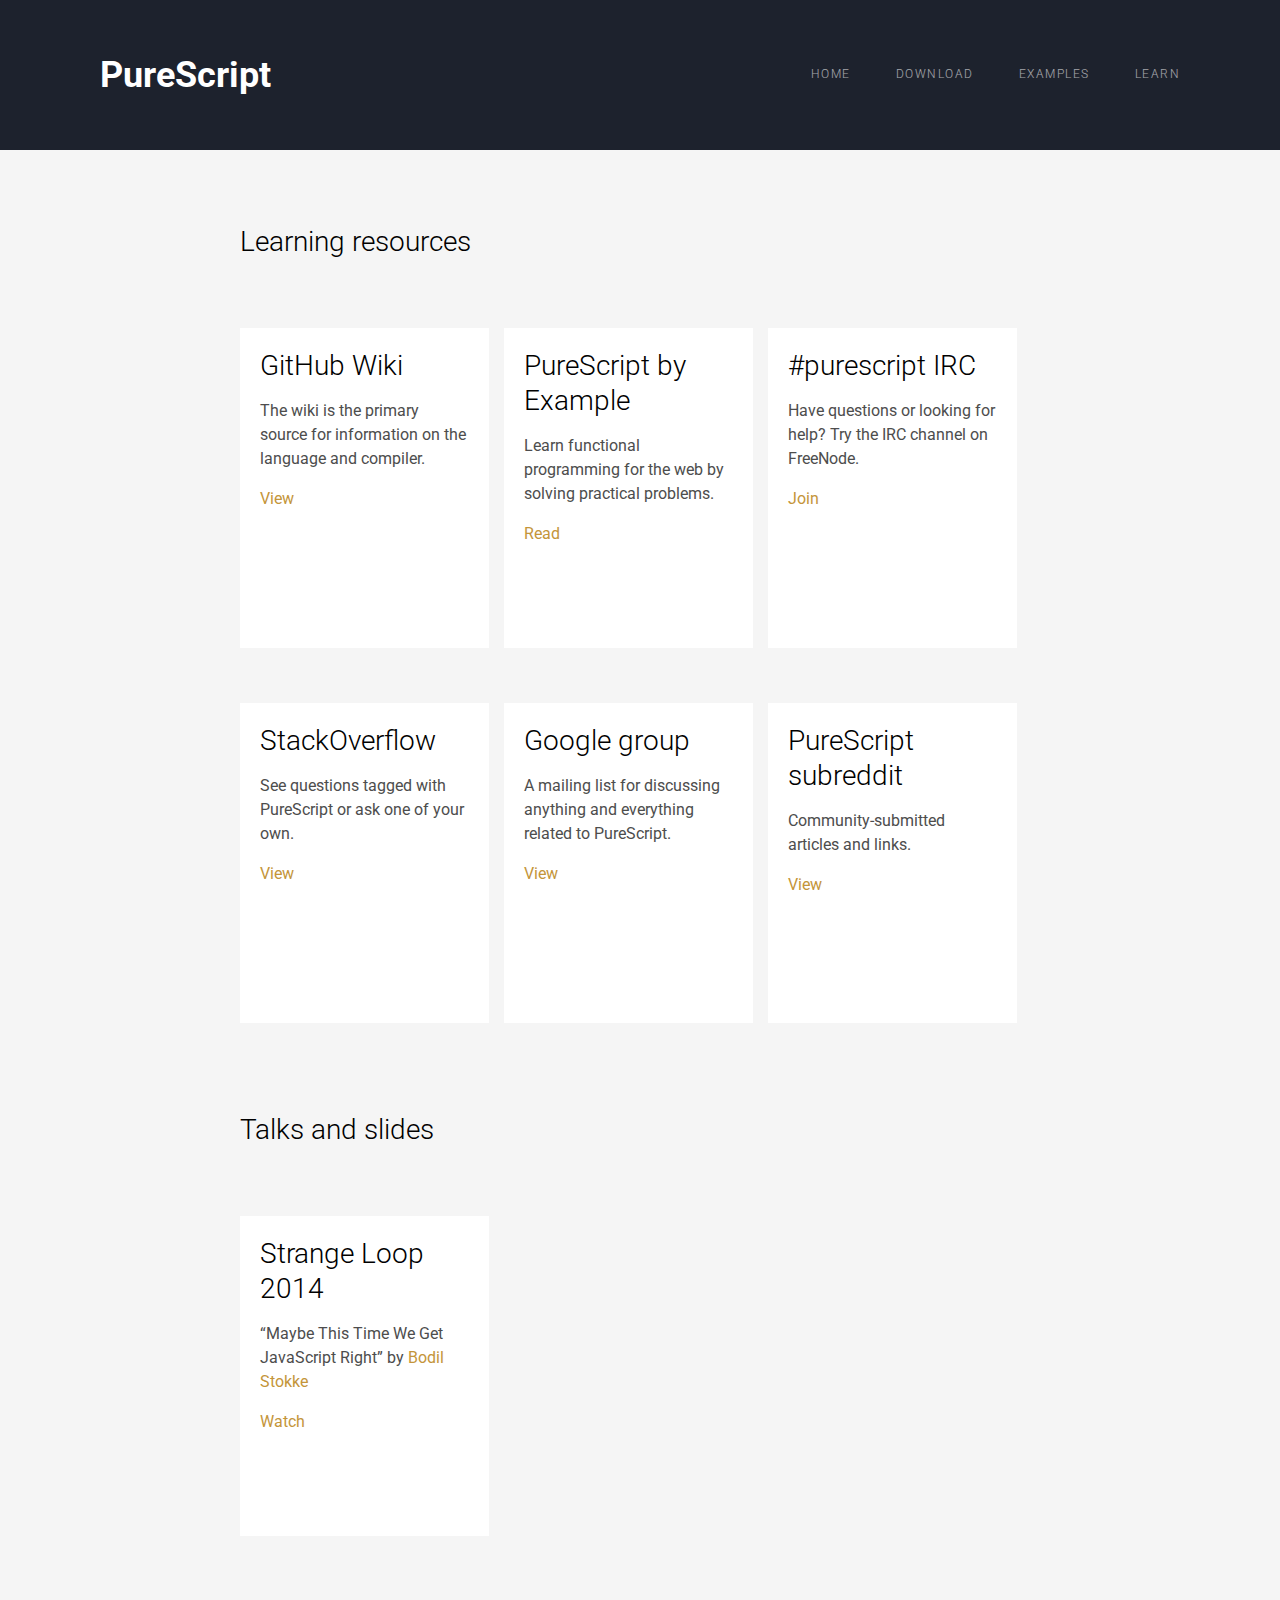
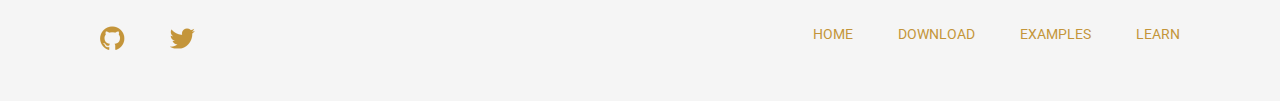
<file: resources.html>
<!doctype html>
<html lang="en">
<head>

  <meta charset="utf-8"/>
  <meta name="viewport" content="width=device-width, initial-scale=1"/>

  <title>PureScript – Resources</title>

  <link rel="stylesheet" href="css/style.css"/>
  <link rel="stylesheet" href="http://fonts.googleapis.com/css?family=Roboto:400,300,700"/>

</head>

<body>

  <header>
    <div class="wrap">
      <h1>PureScript</h1>
      <nav>
        <h2>Menu</h2>
        <ul>
          <li><a href="index.html">Home</a></li>
          <li><a href="#">Download</a></li>
          <li><a href="#">Examples</a></li>
          <li><a href="resources.html">Learn</a></li>
        </ul>
      </nav>
    </div>
  </header>

  <main>

    <section class="resources">

      <h2>Learning resources</h2>

      <ul class="cards">
        <li>
          <h3>GitHub Wiki</h3>
          <p>The wiki is the primary source for information on the language and compiler.</p>
          <a href="https://github.com/purescript/purescript/wiki">View</a>
        </li>
        <li>
          <h3>PureScript by Example</h3>
          <p>Learn functional programming for the web by solving practical problems.</p>
          <a href="https://leanpub.com/purescript/read">Read</a>
        </li>
        <li>
          <h3>#purescript IRC</h3>
          <p>Have questions or looking for help? Try the IRC channel on FreeNode.</p>
          <a href="http://webchat.freenode.net/?channels=purescript">Join</a>
        </li>
        <li>
          <h3>StackOverflow</h3>
          <p>See questions tagged with PureScript or ask one of your own.</p>
          <a href="http://stackoverflow.com/questions/tagged/purescript">View</a>
        </li>
        <li>
          <h3>Google group</h3>
          <p>A mailing list for discussing anything and everything related to PureScript.</p>
          <a href="https://groups.google.com/group/purescript">View</a>
        </li>
        <li>
          <h3>PureScript subreddit</h3>
          <p>Community-submitted articles and links.</p>
          <a href="http://www.reddit.com/r/purescript">View</a>
        </li>
      </ul>

    </section>

    <section class="resources">

      <h2>Talks and slides</h2>

      <ul class="cards">
        <li>
          <h3>Strange Loop 2014</h3>
          <p>“Maybe This Time We Get JavaScript Right” by <a href="http://bodil.org">Bodil Stokke</a></p>
          <a href="http://www.youtube.com/watch?v=yIlDBPiMb0o">Watch</a>
        </li>
      </ul>

    </section>

  </main>

  <footer>
    <nav>
      <ul>
        <li><a href="index.html">Home</a></li>
        <li><a href="#">Download</a></li>
        <li><a href="#">Examples</a></li>
        <li><a href="resources.html">Learn</a></li>
      </ul>
      <ul class="external">
        <li class="github"><a href="https://github.com/purescript/purescript" title="GitHub">GitHub</a></li>
        <li class="twitter"><a href="https://twitter.com/purescript" title="Twitter">Twitter</a></li>
      </ul>
    </nav>
  </footer>

  <script src="js/lib/zepto-1.1.4.min.js"></script>
  <script src="js/home.js"></script>

</body>
</html>
</file>
<file: css/style.css>
/*! normalize.css v3.0.1 | MIT License | git.io/normalize */html{font-family:sans-serif;-ms-text-size-adjust:100%;-webkit-text-size-adjust:100%}body{margin:0}article,aside,details,figcaption,figure,footer,header,hgroup,main,nav,section,summary{display:block}audio,canvas,progress,video{display:inline-block;vertical-align:baseline}audio:not([controls]){display:none;height:0}[hidden],template{display:none}a{background:transparent}a:active,a:hover{outline:0}abbr[title]{border-bottom:1px dotted}b,strong{font-weight:bold}dfn{font-style:italic}h1{font-size:2em;margin:0.67em 0}mark{background:#ff0;color:#000}small{font-size:80%}sub,sup{font-size:75%;line-height:0;position:relative;vertical-align:baseline}sup{top:-0.5em}sub{bottom:-0.25em}img{border:0}svg:not(:root){overflow:hidden}figure{margin:1em 40px}hr{-moz-box-sizing:content-box;box-sizing:content-box;height:0}pre{overflow:auto}code,kbd,pre,samp{font-family:monospace, monospace;font-size:1em}button,input,optgroup,select,textarea{color:inherit;font:inherit;margin:0}button{overflow:visible}button,select{text-transform:none}button,html input[type="button"],input[type="reset"],input[type="submit"]{-webkit-appearance:button;cursor:pointer}button[disabled],html input[disabled]{cursor:default}button::-moz-focus-inner,input::-moz-focus-inner{border:0;padding:0}input{line-height:normal}input[type="checkbox"],input[type="radio"]{box-sizing:border-box;padding:0}input[type="number"]::-webkit-inner-spin-button,input[type="number"]::-webkit-outer-spin-button{height:auto}input[type="search"]{-webkit-appearance:textfield;-moz-box-sizing:content-box;-webkit-box-sizing:content-box;box-sizing:content-box}input[type="search"]::-webkit-search-cancel-button,input[type="search"]::-webkit-search-decoration{-webkit-appearance:none}fieldset{border:1px solid #c0c0c0;margin:0 2px;padding:0.35em 0.625em 0.75em}legend{border:0;padding:0}textarea{overflow:auto}optgroup{font-weight:bold}table{border-collapse:collapse;border-spacing:0}td,th{padding:0}html{margin:0;padding:0;min-width:320px;height:100%}body{position:relative;background:#f5f5f5;font:18px Roboto, sans-serif;box-sizing:border-box;padding-bottom:185px;min-height:100%}body.home{background:#fff}p{color:#4d4d4d}pre,code{font-family:DejaVu Sans Mono, Menlo, Consolas, monospace;font-size:12px;line-height:135%}pre .kr,pre .nn,pre .nf,pre .kt{font-weight:bold}pre .nf{color:#945277}pre .mi,pre .s{color:#c4953a}pre .nn,pre .kt{color:#445588}a{text-decoration:none}div.link{border-top:1px solid #c4953a;padding:6px 0 6px 0;text-align:right}div.link a{display:inline-block;color:#c4953a;font-size:14px;font-weight:700;text-decoration:none;text-transform:uppercase;letter-spacing:1px}header{position:relative;background:#1d222d;color:#fff;height:110px}header h1{display:block;position:absolute;top:38px;left:30px;margin:0}header h1 a{display:block;width:54px;height:34px;overflow:hidden;text-indent:100%;background:url(../img/logo.png);background-size:54px 34px;opacity:1}header a{color:#fff;text-decoration:none;opacity:0.6;font-weight:300}header a:hover,header a.active{opacity:1}header nav{position:absolute;top:47px;right:30px;margin:0;text-transform:uppercase;font-size:12px;letter-spacing:1.5px}header nav h2{font-size:12px;font-weight:700;cursor:pointer;margin:0}header nav ul{display:none;list-style:none;margin:0;padding:0}main a[href]{color:#c4953a}main a[href]:hover{opacity:0.7}main pre{background:#fff;padding:20px}main .codeblock{background:#fff}main .codeblock pre{max-width:600px;margin:auto}main code{display:inline-block;background:#fff;font-size:13px;padding:0px 6px}main section{padding:50px 10px;overflow:hidden}main section>*{box-sizing:border-box}main section>p,main section li{font-size:16px;line-height:150%;max-width:600px}main section>p{margin-left:20px;margin-right:20px}main section>h2{font-size:28px;font-weight:300;margin:5px 20px 30px}main section>h3{text-transform:uppercase;font-size:15px;letter-spacing:3px;margin:5px 20px 30px}main section>ul{margin:0px 20px 0}main section+section{padding:0px 10px 50px}.home main section+section{padding:50px 10px}main section.intro{margin:30px 20px}main section.intro h2{font-weight:300;font-size:24px;line-height:160%;margin:0;color:#111}main section.intro div.link{width:200px;margin-top:50px;display:none}main section.intro div.link a{background:url(../img/icon-install.png) no-repeat left;background-size:17px 15px;padding-left:30px}main section.features ul{padding:0;list-style:none;color:#4d4d4d;margin-top:-4px}main section.features ul li{font-size:18px;line-height:40px}main section.features ul li:nth-child(n+5){display:none}main section.features ul li.moreless{display:list-item;color:#c4953a;cursor:pointer}main section.features ul.expanded li:nth-child(n+5){display:list-item}main section.example{background:#f5f5f5;position:relative}main section.example pre{background:#fff}main section.example h4,main section.example p{font-size:16px;margin-left:20px;margin-right:20px;line-height:150%}main section.example p{color:#4d4d4d}main section.example h4{margin-top:50px}main section.example div.nav{display:none;margin:30px 20px 0;overflow:hidden}main section.example div.nav .prev{float:left}main section.example div.nav .next{float:right}main section.example div.nav button{background:none;border:none;text-transform:uppercase;text-decoration:none;font-size:12px;font-weight:400;letter-spacing:1.5px;color:#c4953a;margin-bottom:6px}main section.example div.nav button.next{padding-right:16px;background:url(../img/icon-chevron.png) no-repeat right;background-size:7px 10px}main section.example div.nav button.prev{padding-left:16px;background:url(../img/icon-chevron-left.png) no-repeat left;background-size:7px 10px}main section.example div.nav button:hover{opacity:0.7}ul.cards{list-style:none;padding:0}ul.cards li{position:relative;float:left;box-sizing:border-box;width:100%;margin:0 15px 15px 0;padding:20px;display:block;min-height:320px;background:#fff}ul.cards li h3{font-size:28px;line-height:125%;font-weight:300;margin:0}ul.cards li div.link{position:absolute;left:20px;right:20px;bottom:20px}ul.cards li div.link a{background:url(../img/icon-chevron.png) no-repeat left;background-size:7px 10px;padding-left:18px}footer{box-sizing:border-box;position:absolute;bottom:0px;padding:20px 30px 50px;width:100%}footer nav ul{text-transform:uppercase;font-size:14px;list-style:none;margin:0;padding:0;float:left}footer nav ul a{color:#c4953a;text-decoration:none}footer nav ul a:hover,footer nav ul a.active{opacity:0.7}footer nav ul.external{float:right}footer nav ul.external a{display:block;width:25px;height:25px;overflow:hidden;text-indent:100%;background-repeat:no-repeat;background-size:25px 25px}footer nav ul.external .github a{background-image:url(../img/github.png)}footer nav ul.external .twitter a{background-image:url(../img/twitter.png)}footer nav ul li{margin-top:20px}@media (min-width: 525px){body{padding-bottom:80px}header nav h2{display:none}header nav ul{display:block}footer nav ul{float:right}footer nav ul.external{float:left;margin-left:-25px}nav ul li{margin:0 0 0 25px;float:left}main section.intro div.link{display:inline-block}main section.features ul li:nth-child(n+1){display:block}main section.features ul li.moreless{display:none}main section.features ul{-moz-column-count:2;-webkit-column-count:2;column-count:2}.hasJS main section.example h4{display:none}.hasJS main section.example div.example{display:none}.hasJS main section.example div.example.current{display:block}.hasJS main section.example div.nav{display:block}ul.cards li{margin-top:20px}ul.cards li{width:calc(50% - 15px)}}@media (min-width: 676px){main section+section{padding:0px 10px 60px}.home main section+section,main section{padding:60px 10px}main section.intro h2{font-size:28px}ul.cards li{margin-top:30px}main section>p{margin-left:auto;margin-right:auto;max-width:600px}}@media (min-width: 700px){main section.features ul{-moz-column-count:3;-webkit-column-count:3;column-count:3}ul.cards li{width:calc(33% - 15px)}}@media (min-width: 876px){main section+section{padding:0px 10px 70px}.home main section+section,main section{padding:70px 10px}ul.cards li{margin-top:40px}main section.intro{margin:30px auto;max-width:800px}main section>h2,main section>h3,main section>ul,main section>pre,main section>div{margin-left:auto;margin-right:auto;max-width:800px}main section.example h4,main section.example p,main section.example div.nav{margin-left:auto;margin-right:auto}}@media (min-width: 1016px){header{height:150px}header h1{top:54px;left:100px}header h1 a{width:68px;height:41px;background-size:68px 41px}header nav{top:67px;right:100px}main section.intro h2{font-size:34px}footer nav ul{margin-right:70px}footer nav ul.external{margin-left:25px}nav ul li{margin-left:45px}}@media (max-width: 524px){.show-nav header{position:fixed;left:0px;top:0px;width:100%;height:100%}.show-nav header h2{position:absolute;right:0px;top:47px}.show-nav header nav{position:absolute;left:0px;top:0px;padding:30px}.show-nav header nav ul{display:block;font-size:24px;text-transform:none;margin-top:100px}.show-nav header nav ul li{margin-top:20px}.show-nav main,.show-nav footer{display:none}}
</file>
